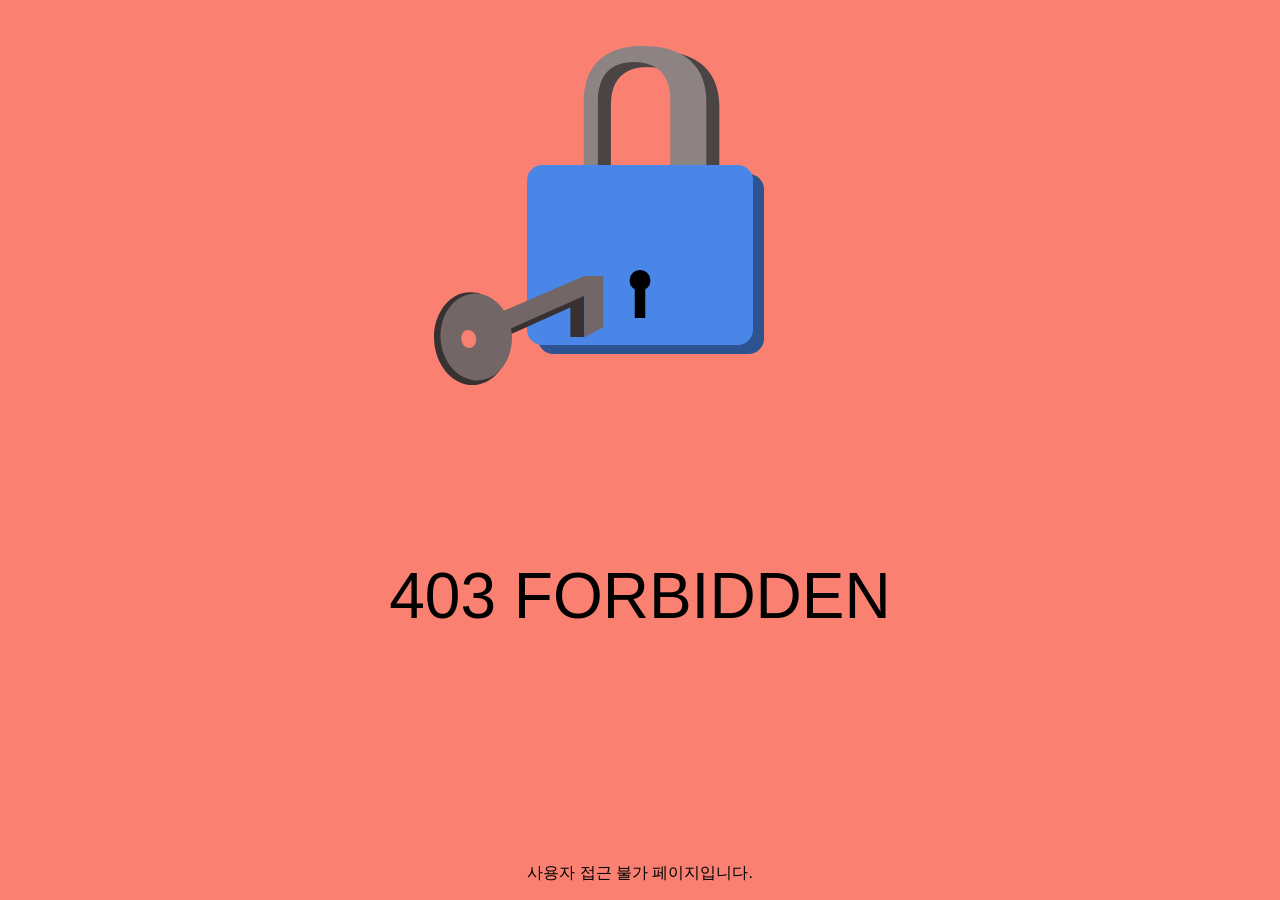
<file: src/main/resources/static/forbidden.html>
<!DOCTYPE html>
<html lang="en">
<head>
    <meta charset="UTF-8">
    <title>접근 불가</title>
    <style>
        html, body {
            margin: 0;
            padding: 0;
            display: flex;
            justify-content: center;
            align-items: center;
            background-color: salmon;
            font-family: "Quicksand", sans-serif;

        }

        #container_anim {
            position: relative;
            width: 100%;
            height: 70%;
        }

        #key {
            position: absolute;
            top: 77%;
            left: -33%;
        }

        #text {
            font-size: 4rem;
            position: absolute;
            top: 55%;
            width: 100%;
            text-align: center;
        }

        #credit {
            position: absolute;
            bottom: 0;
            width: 100%;
            text-align: center;
            bottom:
        }

        a {
            color: rgb(115, 102, 102);
        }
    </style>
    <script>
        var lock = document.querySelector('#lock');
        var key = document.querySelector('#key');


        function keyAnimate() {
            dynamics.animate(key, {
                translateX: 33
            }, {
                type: dynamics.easeInOut,
                duration: 500,
                complete: lockAnimate
            })
        }


        function lockAnimate() {
            dynamics.animate(lock, {
                rotateZ: -5,
                scale: 0.9
            }, {
                type: dynamics.bounce,
                duration: 3000,
                complete: keyAnimate
            })
        }

        setInterval(keyAnimate, 3000);
    </script>
</head>
<body>
<div id="container_anim">
    <div id="lock" class="key-container">
        <?xml version="1.0" standalone="no"?><!-- Generator: Gravit.io -->
        <svg xmlns="http://www.w3.org/2000/svg" xmlns:xlink="http://www.w3.org/1999/xlink" style="isolation:isolate"
             viewBox="317.286 -217 248 354" width="248" height="354">
            <g>
                <path d="M 354.586 -43 L 549.986 -43 C 558.43 -43 565.286 -36.144 565.286 -27.7 L 565.286 121.7 C 565.286 130.144 558.43 137 549.986 137 L 354.586 137 C 346.141 137 339.286 130.144 339.286 121.7 L 339.286 -27.7 C 339.286 -36.144 346.141 -43 354.586 -43 Z"
                      style="stroke:none;fill:#2D5391;stroke-miterlimit:10;"/>
                <g transform="matrix(-1,0,0,-1,543.786,70)">
                    <text transform="matrix(1,0,0,1,0,234)"
                          style="font-family:'Quicksand';font-weight:700;font-size:234px;font-style:normal;fill:#4a4444;stroke:none;">
                        U
                    </text>
                </g>
                <g transform="matrix(-1,0,0,-1,530.786,65)">
                    <text transform="matrix(1,0,0,1,0,234)"
                          style="font-family:'Quicksand';font-weight:700;font-size:234px;font-style:normal;fill:#8e8383;stroke:none;">
                        U
                    </text>
                </g>
                <path d="M 343.586 -52 L 538.986 -52 C 547.43 -52 554.286 -45.144 554.286 -36.7 L 554.286 112.7 C 554.286 121.144 547.43 128 538.986 128 L 343.586 128 C 335.141 128 328.286 121.144 328.286 112.7 L 328.286 -36.7 C 328.286 -45.144 335.141 -52 343.586 -52 Z"
                      style="stroke:none;fill:#4A86E8;stroke-miterlimit:10;"/>
                <g>
                    <circle vector-effect="non-scaling-stroke" cx="441.28571428571433" cy="63.46153846153848"
                            r="10.461538461538453" fill="rgb(0,0,0)"/>
                    <rect x="436.055" y="66.538" width="10.462" height="34.462" transform="matrix(1,0,0,1,0,0)"
                          fill="rgb(0,0,0)"/>
                </g>
            </g>
        </svg>
    </div>

    <div id="key">
        <?xml version="1.0" standalone="no"?><!-- Generator: Gravit.io -->
        <svg xmlns="http://www.w3.org/2000/svg" xmlns:xlink="http://www.w3.org/1999/xlink" style="isolation:isolate"
             viewBox="232.612 288.821 169.348 109.179" width="169.348" height="109.179">
            <g>
                <path d=" M 382.96 349.821 L 368.96 349.821 L 368.96 314.821 L 382.96 307.821 L 382.96 349.821 Z "
                      fill="rgb(55,49,49)"/>
                <path d=" M 292.134 354.827 L 379.96 315.39 L 379.96 305.547 L 292.134 343.094 L 292.134 354.827 Z "
                      fill="rgb(55,49,49)"/>
                <path d=" M 280.96 340.109 L 401.96 288.821 L 401.96 340.109 L 382.96 349.972 L 382.96 308.547 L 265.96 360.821 L 259.96 349.972 L 280.96 340.109 Z "
                      fill="rgb(115,102,102)"/>
                <path d=" M 401.96 288.821 L 382.96 288.821 L 280.96 332.821 L 292.134 340.109 L 401.96 288.821 Z "
                      fill="rgb(115,102,102)"/>
                <g>
                    <path d=" M 232.755 354.125 C 230.958 328.501 246.297 306.519 266.988 305.068 C 287.679 303.617 305.937 323.243 307.734 348.867 C 309.531 374.492 294.191 396.473 273.5 397.924 C 252.809 399.375 234.552 379.75 232.755 354.125 Z "
                          fill="rgb(55,49,49)"/>
                    <path d=" M 239.241 352.316 C 237.564 328.406 252.144 307.876 271.779 306.499 C 291.414 305.122 308.716 323.416 310.393 347.326 C 312.07 371.236 297.49 391.766 277.855 393.143 C 258.22 394.52 240.917 376.226 239.241 352.316 Z "
                          fill="rgb(115,102,102)"/>
                    <path d=" M 260.038 353.084 C 259.196 348.171 261.788 343.621 265.822 342.929 C 269.856 342.238 273.816 345.665 274.658 350.578 C 275.5 355.49 272.909 360.041 268.874 360.732 C 264.84 361.424 260.88 357.997 260.038 353.084 Z "
                          fill="salmon"/>
                </g>
            </g>
        </svg>
    </div>
</div>

<p id="text">403 FORBIDDEN</p>
<p id="credit">사용자 접근 불가 페이지입니다.</a></p>
</body>
</html>
</file>
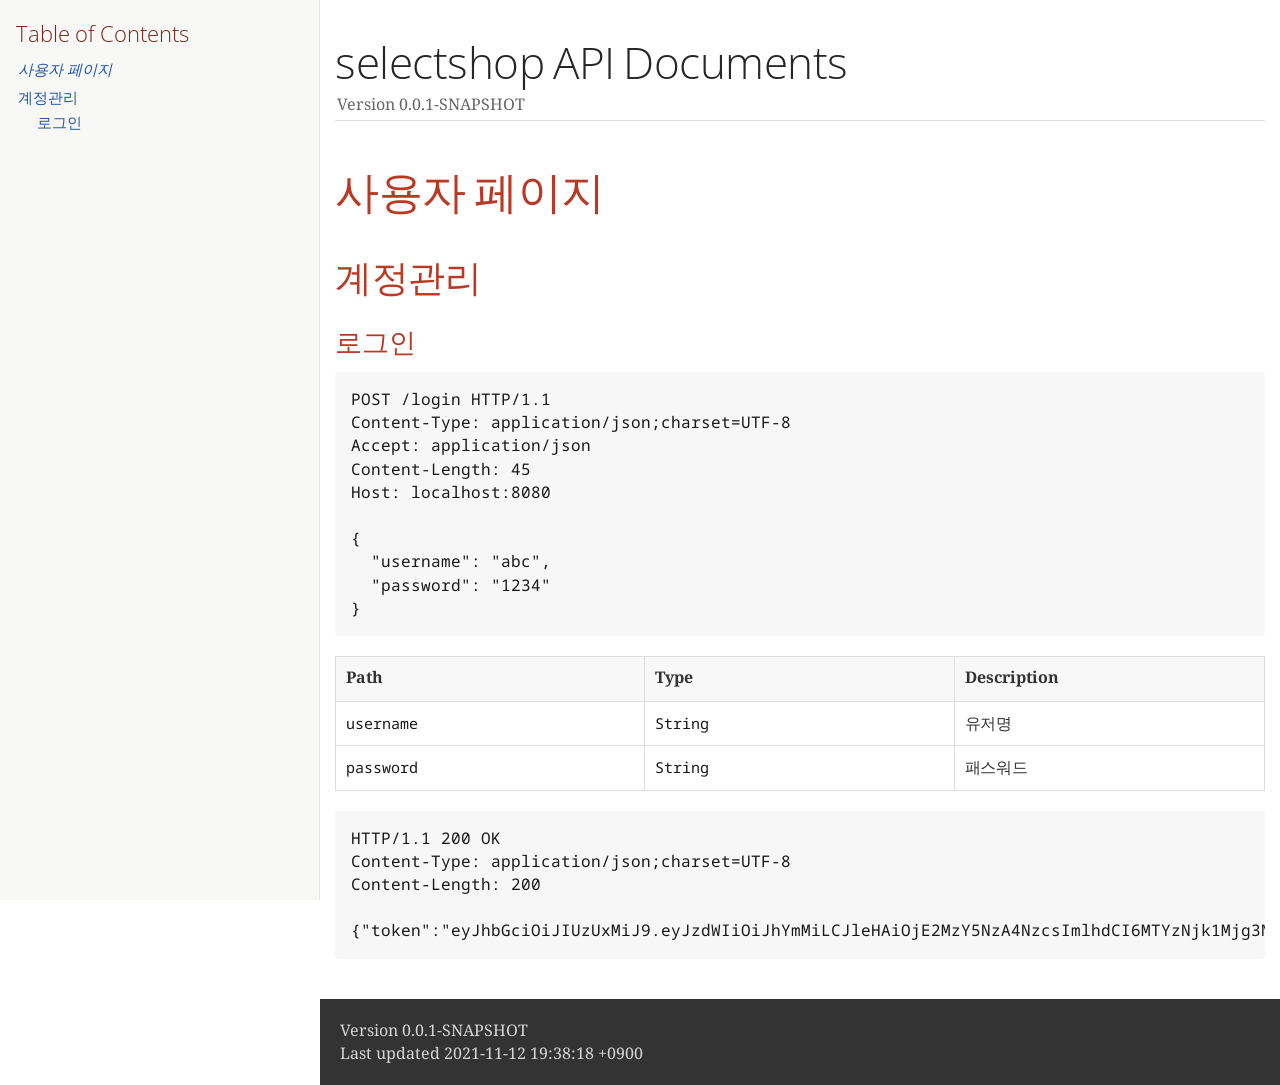
<file: src/main/resources/static/docs/api-docs.html>
<!DOCTYPE html>
<html lang="en">
<head>
<meta charset="UTF-8">
<meta http-equiv="X-UA-Compatible" content="IE=edge">
<meta name="viewport" content="width=device-width, initial-scale=1.0">
<meta name="generator" content="Asciidoctor 2.0.10">
<title>selectshop API Documents</title>
<link rel="stylesheet" href="https://fonts.googleapis.com/css?family=Open+Sans:300,300italic,400,400italic,600,600italic%7CNoto+Serif:400,400italic,700,700italic%7CDroid+Sans+Mono:400,700">
<style>
/* Asciidoctor default stylesheet | MIT License | https://asciidoctor.org */
/* Uncomment @import statement to use as custom stylesheet */
/*@import "https://fonts.googleapis.com/css?family=Open+Sans:300,300italic,400,400italic,600,600italic%7CNoto+Serif:400,400italic,700,700italic%7CDroid+Sans+Mono:400,700";*/
article,aside,details,figcaption,figure,footer,header,hgroup,main,nav,section{display:block}
audio,video{display:inline-block}
audio:not([controls]){display:none;height:0}
html{font-family:sans-serif;-ms-text-size-adjust:100%;-webkit-text-size-adjust:100%}
a{background:none}
a:focus{outline:thin dotted}
a:active,a:hover{outline:0}
h1{font-size:2em;margin:.67em 0}
abbr[title]{border-bottom:1px dotted}
b,strong{font-weight:bold}
dfn{font-style:italic}
hr{-moz-box-sizing:content-box;box-sizing:content-box;height:0}
mark{background:#ff0;color:#000}
code,kbd,pre,samp{font-family:monospace;font-size:1em}
pre{white-space:pre-wrap}
q{quotes:"\201C" "\201D" "\2018" "\2019"}
small{font-size:80%}
sub,sup{font-size:75%;line-height:0;position:relative;vertical-align:baseline}
sup{top:-.5em}
sub{bottom:-.25em}
img{border:0}
svg:not(:root){overflow:hidden}
figure{margin:0}
fieldset{border:1px solid silver;margin:0 2px;padding:.35em .625em .75em}
legend{border:0;padding:0}
button,input,select,textarea{font-family:inherit;font-size:100%;margin:0}
button,input{line-height:normal}
button,select{text-transform:none}
button,html input[type="button"],input[type="reset"],input[type="submit"]{-webkit-appearance:button;cursor:pointer}
button[disabled],html input[disabled]{cursor:default}
input[type="checkbox"],input[type="radio"]{box-sizing:border-box;padding:0}
button::-moz-focus-inner,input::-moz-focus-inner{border:0;padding:0}
textarea{overflow:auto;vertical-align:top}
table{border-collapse:collapse;border-spacing:0}
*,*::before,*::after{-moz-box-sizing:border-box;-webkit-box-sizing:border-box;box-sizing:border-box}
html,body{font-size:100%}
body{background:#fff;color:rgba(0,0,0,.8);padding:0;margin:0;font-family:"Noto Serif","DejaVu Serif",serif;font-weight:400;font-style:normal;line-height:1;position:relative;cursor:auto;tab-size:4;-moz-osx-font-smoothing:grayscale;-webkit-font-smoothing:antialiased}
a:hover{cursor:pointer}
img,object,embed{max-width:100%;height:auto}
object,embed{height:100%}
img{-ms-interpolation-mode:bicubic}
.left{float:left!important}
.right{float:right!important}
.text-left{text-align:left!important}
.text-right{text-align:right!important}
.text-center{text-align:center!important}
.text-justify{text-align:justify!important}
.hide{display:none}
img,object,svg{display:inline-block;vertical-align:middle}
textarea{height:auto;min-height:50px}
select{width:100%}
.center{margin-left:auto;margin-right:auto}
.stretch{width:100%}
.subheader,.admonitionblock td.content>.title,.audioblock>.title,.exampleblock>.title,.imageblock>.title,.listingblock>.title,.literalblock>.title,.stemblock>.title,.openblock>.title,.paragraph>.title,.quoteblock>.title,table.tableblock>.title,.verseblock>.title,.videoblock>.title,.dlist>.title,.olist>.title,.ulist>.title,.qlist>.title,.hdlist>.title{line-height:1.45;color:#7a2518;font-weight:400;margin-top:0;margin-bottom:.25em}
div,dl,dt,dd,ul,ol,li,h1,h2,h3,#toctitle,.sidebarblock>.content>.title,h4,h5,h6,pre,form,p,blockquote,th,td{margin:0;padding:0;direction:ltr}
a{color:#2156a5;text-decoration:underline;line-height:inherit}
a:hover,a:focus{color:#1d4b8f}
a img{border:0}
p{font-family:inherit;font-weight:400;font-size:1em;line-height:1.6;margin-bottom:1.25em;text-rendering:optimizeLegibility}
p aside{font-size:.875em;line-height:1.35;font-style:italic}
h1,h2,h3,#toctitle,.sidebarblock>.content>.title,h4,h5,h6{font-family:"Open Sans","DejaVu Sans",sans-serif;font-weight:300;font-style:normal;color:#ba3925;text-rendering:optimizeLegibility;margin-top:1em;margin-bottom:.5em;line-height:1.0125em}
h1 small,h2 small,h3 small,#toctitle small,.sidebarblock>.content>.title small,h4 small,h5 small,h6 small{font-size:60%;color:#e99b8f;line-height:0}
h1{font-size:2.125em}
h2{font-size:1.6875em}
h3,#toctitle,.sidebarblock>.content>.title{font-size:1.375em}
h4,h5{font-size:1.125em}
h6{font-size:1em}
hr{border:solid #dddddf;border-width:1px 0 0;clear:both;margin:1.25em 0 1.1875em;height:0}
em,i{font-style:italic;line-height:inherit}
strong,b{font-weight:bold;line-height:inherit}
small{font-size:60%;line-height:inherit}
code{font-family:"Droid Sans Mono","DejaVu Sans Mono",monospace;font-weight:400;color:rgba(0,0,0,.9)}
ul,ol,dl{font-size:1em;line-height:1.6;margin-bottom:1.25em;list-style-position:outside;font-family:inherit}
ul,ol{margin-left:1.5em}
ul li ul,ul li ol{margin-left:1.25em;margin-bottom:0;font-size:1em}
ul.square li ul,ul.circle li ul,ul.disc li ul{list-style:inherit}
ul.square{list-style-type:square}
ul.circle{list-style-type:circle}
ul.disc{list-style-type:disc}
ol li ul,ol li ol{margin-left:1.25em;margin-bottom:0}
dl dt{margin-bottom:.3125em;font-weight:bold}
dl dd{margin-bottom:1.25em}
abbr,acronym{text-transform:uppercase;font-size:90%;color:rgba(0,0,0,.8);border-bottom:1px dotted #ddd;cursor:help}
abbr{text-transform:none}
blockquote{margin:0 0 1.25em;padding:.5625em 1.25em 0 1.1875em;border-left:1px solid #ddd}
blockquote cite{display:block;font-size:.9375em;color:rgba(0,0,0,.6)}
blockquote cite::before{content:"\2014 \0020"}
blockquote cite a,blockquote cite a:visited{color:rgba(0,0,0,.6)}
blockquote,blockquote p{line-height:1.6;color:rgba(0,0,0,.85)}
@media screen and (min-width:768px){h1,h2,h3,#toctitle,.sidebarblock>.content>.title,h4,h5,h6{line-height:1.2}
h1{font-size:2.75em}
h2{font-size:2.3125em}
h3,#toctitle,.sidebarblock>.content>.title{font-size:1.6875em}
h4{font-size:1.4375em}}
table{background:#fff;margin-bottom:1.25em;border:solid 1px #dedede}
table thead,table tfoot{background:#f7f8f7}
table thead tr th,table thead tr td,table tfoot tr th,table tfoot tr td{padding:.5em .625em .625em;font-size:inherit;color:rgba(0,0,0,.8);text-align:left}
table tr th,table tr td{padding:.5625em .625em;font-size:inherit;color:rgba(0,0,0,.8)}
table tr.even,table tr.alt{background:#f8f8f7}
table thead tr th,table tfoot tr th,table tbody tr td,table tr td,table tfoot tr td{display:table-cell;line-height:1.6}
h1,h2,h3,#toctitle,.sidebarblock>.content>.title,h4,h5,h6{line-height:1.2;word-spacing:-.05em}
h1 strong,h2 strong,h3 strong,#toctitle strong,.sidebarblock>.content>.title strong,h4 strong,h5 strong,h6 strong{font-weight:400}
.clearfix::before,.clearfix::after,.float-group::before,.float-group::after{content:" ";display:table}
.clearfix::after,.float-group::after{clear:both}
:not(pre):not([class^=L])>code{font-size:.9375em;font-style:normal!important;letter-spacing:0;padding:.1em .5ex;word-spacing:-.15em;background:#f7f7f8;-webkit-border-radius:4px;border-radius:4px;line-height:1.45;text-rendering:optimizeSpeed;word-wrap:break-word}
:not(pre)>code.nobreak{word-wrap:normal}
:not(pre)>code.nowrap{white-space:nowrap}
pre{color:rgba(0,0,0,.9);font-family:"Droid Sans Mono","DejaVu Sans Mono",monospace;line-height:1.45;text-rendering:optimizeSpeed}
pre code,pre pre{color:inherit;font-size:inherit;line-height:inherit}
pre>code{display:block}
pre.nowrap,pre.nowrap pre{white-space:pre;word-wrap:normal}
em em{font-style:normal}
strong strong{font-weight:400}
.keyseq{color:rgba(51,51,51,.8)}
kbd{font-family:"Droid Sans Mono","DejaVu Sans Mono",monospace;display:inline-block;color:rgba(0,0,0,.8);font-size:.65em;line-height:1.45;background:#f7f7f7;border:1px solid #ccc;-webkit-border-radius:3px;border-radius:3px;-webkit-box-shadow:0 1px 0 rgba(0,0,0,.2),0 0 0 .1em white inset;box-shadow:0 1px 0 rgba(0,0,0,.2),0 0 0 .1em #fff inset;margin:0 .15em;padding:.2em .5em;vertical-align:middle;position:relative;top:-.1em;white-space:nowrap}
.keyseq kbd:first-child{margin-left:0}
.keyseq kbd:last-child{margin-right:0}
.menuseq,.menuref{color:#000}
.menuseq b:not(.caret),.menuref{font-weight:inherit}
.menuseq{word-spacing:-.02em}
.menuseq b.caret{font-size:1.25em;line-height:.8}
.menuseq i.caret{font-weight:bold;text-align:center;width:.45em}
b.button::before,b.button::after{position:relative;top:-1px;font-weight:400}
b.button::before{content:"[";padding:0 3px 0 2px}
b.button::after{content:"]";padding:0 2px 0 3px}
p a>code:hover{color:rgba(0,0,0,.9)}
#header,#content,#footnotes,#footer{width:100%;margin-left:auto;margin-right:auto;margin-top:0;margin-bottom:0;max-width:62.5em;*zoom:1;position:relative;padding-left:.9375em;padding-right:.9375em}
#header::before,#header::after,#content::before,#content::after,#footnotes::before,#footnotes::after,#footer::before,#footer::after{content:" ";display:table}
#header::after,#content::after,#footnotes::after,#footer::after{clear:both}
#content{margin-top:1.25em}
#content::before{content:none}
#header>h1:first-child{color:rgba(0,0,0,.85);margin-top:2.25rem;margin-bottom:0}
#header>h1:first-child+#toc{margin-top:8px;border-top:1px solid #dddddf}
#header>h1:only-child,body.toc2 #header>h1:nth-last-child(2){border-bottom:1px solid #dddddf;padding-bottom:8px}
#header .details{border-bottom:1px solid #dddddf;line-height:1.45;padding-top:.25em;padding-bottom:.25em;padding-left:.25em;color:rgba(0,0,0,.6);display:-ms-flexbox;display:-webkit-flex;display:flex;-ms-flex-flow:row wrap;-webkit-flex-flow:row wrap;flex-flow:row wrap}
#header .details span:first-child{margin-left:-.125em}
#header .details span.email a{color:rgba(0,0,0,.85)}
#header .details br{display:none}
#header .details br+span::before{content:"\00a0\2013\00a0"}
#header .details br+span.author::before{content:"\00a0\22c5\00a0";color:rgba(0,0,0,.85)}
#header .details br+span#revremark::before{content:"\00a0|\00a0"}
#header #revnumber{text-transform:capitalize}
#header #revnumber::after{content:"\00a0"}
#content>h1:first-child:not([class]){color:rgba(0,0,0,.85);border-bottom:1px solid #dddddf;padding-bottom:8px;margin-top:0;padding-top:1rem;margin-bottom:1.25rem}
#toc{border-bottom:1px solid #e7e7e9;padding-bottom:.5em}
#toc>ul{margin-left:.125em}
#toc ul.sectlevel0>li>a{font-style:italic}
#toc ul.sectlevel0 ul.sectlevel1{margin:.5em 0}
#toc ul{font-family:"Open Sans","DejaVu Sans",sans-serif;list-style-type:none}
#toc li{line-height:1.3334;margin-top:.3334em}
#toc a{text-decoration:none}
#toc a:active{text-decoration:underline}
#toctitle{color:#7a2518;font-size:1.2em}
@media screen and (min-width:768px){#toctitle{font-size:1.375em}
body.toc2{padding-left:15em;padding-right:0}
#toc.toc2{margin-top:0!important;background:#f8f8f7;position:fixed;width:15em;left:0;top:0;border-right:1px solid #e7e7e9;border-top-width:0!important;border-bottom-width:0!important;z-index:1000;padding:1.25em 1em;height:100%;overflow:auto}
#toc.toc2 #toctitle{margin-top:0;margin-bottom:.8rem;font-size:1.2em}
#toc.toc2>ul{font-size:.9em;margin-bottom:0}
#toc.toc2 ul ul{margin-left:0;padding-left:1em}
#toc.toc2 ul.sectlevel0 ul.sectlevel1{padding-left:0;margin-top:.5em;margin-bottom:.5em}
body.toc2.toc-right{padding-left:0;padding-right:15em}
body.toc2.toc-right #toc.toc2{border-right-width:0;border-left:1px solid #e7e7e9;left:auto;right:0}}
@media screen and (min-width:1280px){body.toc2{padding-left:20em;padding-right:0}
#toc.toc2{width:20em}
#toc.toc2 #toctitle{font-size:1.375em}
#toc.toc2>ul{font-size:.95em}
#toc.toc2 ul ul{padding-left:1.25em}
body.toc2.toc-right{padding-left:0;padding-right:20em}}
#content #toc{border-style:solid;border-width:1px;border-color:#e0e0dc;margin-bottom:1.25em;padding:1.25em;background:#f8f8f7;-webkit-border-radius:4px;border-radius:4px}
#content #toc>:first-child{margin-top:0}
#content #toc>:last-child{margin-bottom:0}
#footer{max-width:100%;background:rgba(0,0,0,.8);padding:1.25em}
#footer-text{color:rgba(255,255,255,.8);line-height:1.44}
#content{margin-bottom:.625em}
.sect1{padding-bottom:.625em}
@media screen and (min-width:768px){#content{margin-bottom:1.25em}
.sect1{padding-bottom:1.25em}}
.sect1:last-child{padding-bottom:0}
.sect1+.sect1{border-top:1px solid #e7e7e9}
#content h1>a.anchor,h2>a.anchor,h3>a.anchor,#toctitle>a.anchor,.sidebarblock>.content>.title>a.anchor,h4>a.anchor,h5>a.anchor,h6>a.anchor{position:absolute;z-index:1001;width:1.5ex;margin-left:-1.5ex;display:block;text-decoration:none!important;visibility:hidden;text-align:center;font-weight:400}
#content h1>a.anchor::before,h2>a.anchor::before,h3>a.anchor::before,#toctitle>a.anchor::before,.sidebarblock>.content>.title>a.anchor::before,h4>a.anchor::before,h5>a.anchor::before,h6>a.anchor::before{content:"\00A7";font-size:.85em;display:block;padding-top:.1em}
#content h1:hover>a.anchor,#content h1>a.anchor:hover,h2:hover>a.anchor,h2>a.anchor:hover,h3:hover>a.anchor,#toctitle:hover>a.anchor,.sidebarblock>.content>.title:hover>a.anchor,h3>a.anchor:hover,#toctitle>a.anchor:hover,.sidebarblock>.content>.title>a.anchor:hover,h4:hover>a.anchor,h4>a.anchor:hover,h5:hover>a.anchor,h5>a.anchor:hover,h6:hover>a.anchor,h6>a.anchor:hover{visibility:visible}
#content h1>a.link,h2>a.link,h3>a.link,#toctitle>a.link,.sidebarblock>.content>.title>a.link,h4>a.link,h5>a.link,h6>a.link{color:#ba3925;text-decoration:none}
#content h1>a.link:hover,h2>a.link:hover,h3>a.link:hover,#toctitle>a.link:hover,.sidebarblock>.content>.title>a.link:hover,h4>a.link:hover,h5>a.link:hover,h6>a.link:hover{color:#a53221}
details,.audioblock,.imageblock,.literalblock,.listingblock,.stemblock,.videoblock{margin-bottom:1.25em}
details>summary:first-of-type{cursor:pointer;display:list-item;outline:none;margin-bottom:.75em}
.admonitionblock td.content>.title,.audioblock>.title,.exampleblock>.title,.imageblock>.title,.listingblock>.title,.literalblock>.title,.stemblock>.title,.openblock>.title,.paragraph>.title,.quoteblock>.title,table.tableblock>.title,.verseblock>.title,.videoblock>.title,.dlist>.title,.olist>.title,.ulist>.title,.qlist>.title,.hdlist>.title{text-rendering:optimizeLegibility;text-align:left;font-family:"Noto Serif","DejaVu Serif",serif;font-size:1rem;font-style:italic}
table.tableblock.fit-content>caption.title{white-space:nowrap;width:0}
.paragraph.lead>p,#preamble>.sectionbody>[class="paragraph"]:first-of-type p{font-size:1.21875em;line-height:1.6;color:rgba(0,0,0,.85)}
table.tableblock #preamble>.sectionbody>[class="paragraph"]:first-of-type p{font-size:inherit}
.admonitionblock>table{border-collapse:separate;border:0;background:none;width:100%}
.admonitionblock>table td.icon{text-align:center;width:80px}
.admonitionblock>table td.icon img{max-width:none}
.admonitionblock>table td.icon .title{font-weight:bold;font-family:"Open Sans","DejaVu Sans",sans-serif;text-transform:uppercase}
.admonitionblock>table td.content{padding-left:1.125em;padding-right:1.25em;border-left:1px solid #dddddf;color:rgba(0,0,0,.6)}
.admonitionblock>table td.content>:last-child>:last-child{margin-bottom:0}
.exampleblock>.content{border-style:solid;border-width:1px;border-color:#e6e6e6;margin-bottom:1.25em;padding:1.25em;background:#fff;-webkit-border-radius:4px;border-radius:4px}
.exampleblock>.content>:first-child{margin-top:0}
.exampleblock>.content>:last-child{margin-bottom:0}
.sidebarblock{border-style:solid;border-width:1px;border-color:#dbdbd6;margin-bottom:1.25em;padding:1.25em;background:#f3f3f2;-webkit-border-radius:4px;border-radius:4px}
.sidebarblock>:first-child{margin-top:0}
.sidebarblock>:last-child{margin-bottom:0}
.sidebarblock>.content>.title{color:#7a2518;margin-top:0;text-align:center}
.exampleblock>.content>:last-child>:last-child,.exampleblock>.content .olist>ol>li:last-child>:last-child,.exampleblock>.content .ulist>ul>li:last-child>:last-child,.exampleblock>.content .qlist>ol>li:last-child>:last-child,.sidebarblock>.content>:last-child>:last-child,.sidebarblock>.content .olist>ol>li:last-child>:last-child,.sidebarblock>.content .ulist>ul>li:last-child>:last-child,.sidebarblock>.content .qlist>ol>li:last-child>:last-child{margin-bottom:0}
.literalblock pre,.listingblock>.content>pre{-webkit-border-radius:4px;border-radius:4px;word-wrap:break-word;overflow-x:auto;padding:1em;font-size:.8125em}
@media screen and (min-width:768px){.literalblock pre,.listingblock>.content>pre{font-size:.90625em}}
@media screen and (min-width:1280px){.literalblock pre,.listingblock>.content>pre{font-size:1em}}
.literalblock pre,.listingblock>.content>pre:not(.highlight),.listingblock>.content>pre[class="highlight"],.listingblock>.content>pre[class^="highlight "]{background:#f7f7f8}
.literalblock.output pre{color:#f7f7f8;background:rgba(0,0,0,.9)}
.listingblock>.content{position:relative}
.listingblock code[data-lang]::before{display:none;content:attr(data-lang);position:absolute;font-size:.75em;top:.425rem;right:.5rem;line-height:1;text-transform:uppercase;color:inherit;opacity:.5}
.listingblock:hover code[data-lang]::before{display:block}
.listingblock.terminal pre .command::before{content:attr(data-prompt);padding-right:.5em;color:inherit;opacity:.5}
.listingblock.terminal pre .command:not([data-prompt])::before{content:"$"}
.listingblock pre.highlightjs{padding:0}
.listingblock pre.highlightjs>code{padding:1em;-webkit-border-radius:4px;border-radius:4px}
.listingblock pre.prettyprint{border-width:0}
.prettyprint{background:#f7f7f8}
pre.prettyprint .linenums{line-height:1.45;margin-left:2em}
pre.prettyprint li{background:none;list-style-type:inherit;padding-left:0}
pre.prettyprint li code[data-lang]::before{opacity:1}
pre.prettyprint li:not(:first-child) code[data-lang]::before{display:none}
table.linenotable{border-collapse:separate;border:0;margin-bottom:0;background:none}
table.linenotable td[class]{color:inherit;vertical-align:top;padding:0;line-height:inherit;white-space:normal}
table.linenotable td.code{padding-left:.75em}
table.linenotable td.linenos{border-right:1px solid currentColor;opacity:.35;padding-right:.5em}
pre.pygments .lineno{border-right:1px solid currentColor;opacity:.35;display:inline-block;margin-right:.75em}
pre.pygments .lineno::before{content:"";margin-right:-.125em}
.quoteblock{margin:0 1em 1.25em 1.5em;display:table}
.quoteblock:not(.excerpt)>.title{margin-left:-1.5em;margin-bottom:.75em}
.quoteblock blockquote,.quoteblock p{color:rgba(0,0,0,.85);font-size:1.15rem;line-height:1.75;word-spacing:.1em;letter-spacing:0;font-style:italic;text-align:justify}
.quoteblock blockquote{margin:0;padding:0;border:0}
.quoteblock blockquote::before{content:"\201c";float:left;font-size:2.75em;font-weight:bold;line-height:.6em;margin-left:-.6em;color:#7a2518;text-shadow:0 1px 2px rgba(0,0,0,.1)}
.quoteblock blockquote>.paragraph:last-child p{margin-bottom:0}
.quoteblock .attribution{margin-top:.75em;margin-right:.5ex;text-align:right}
.verseblock{margin:0 1em 1.25em}
.verseblock pre{font-family:"Open Sans","DejaVu Sans",sans;font-size:1.15rem;color:rgba(0,0,0,.85);font-weight:300;text-rendering:optimizeLegibility}
.verseblock pre strong{font-weight:400}
.verseblock .attribution{margin-top:1.25rem;margin-left:.5ex}
.quoteblock .attribution,.verseblock .attribution{font-size:.9375em;line-height:1.45;font-style:italic}
.quoteblock .attribution br,.verseblock .attribution br{display:none}
.quoteblock .attribution cite,.verseblock .attribution cite{display:block;letter-spacing:-.025em;color:rgba(0,0,0,.6)}
.quoteblock.abstract blockquote::before,.quoteblock.excerpt blockquote::before,.quoteblock .quoteblock blockquote::before{display:none}
.quoteblock.abstract blockquote,.quoteblock.abstract p,.quoteblock.excerpt blockquote,.quoteblock.excerpt p,.quoteblock .quoteblock blockquote,.quoteblock .quoteblock p{line-height:1.6;word-spacing:0}
.quoteblock.abstract{margin:0 1em 1.25em;display:block}
.quoteblock.abstract>.title{margin:0 0 .375em;font-size:1.15em;text-align:center}
.quoteblock.excerpt>blockquote,.quoteblock .quoteblock{padding:0 0 .25em 1em;border-left:.25em solid #dddddf}
.quoteblock.excerpt,.quoteblock .quoteblock{margin-left:0}
.quoteblock.excerpt blockquote,.quoteblock.excerpt p,.quoteblock .quoteblock blockquote,.quoteblock .quoteblock p{color:inherit;font-size:1.0625rem}
.quoteblock.excerpt .attribution,.quoteblock .quoteblock .attribution{color:inherit;text-align:left;margin-right:0}
table.tableblock{max-width:100%;border-collapse:separate}
p.tableblock:last-child{margin-bottom:0}
td.tableblock>.content>:last-child{margin-bottom:-1.25em}
td.tableblock>.content>:last-child.sidebarblock{margin-bottom:0}
table.tableblock,th.tableblock,td.tableblock{border:0 solid #dedede}
table.grid-all>thead>tr>.tableblock,table.grid-all>tbody>tr>.tableblock{border-width:0 1px 1px 0}
table.grid-all>tfoot>tr>.tableblock{border-width:1px 1px 0 0}
table.grid-cols>*>tr>.tableblock{border-width:0 1px 0 0}
table.grid-rows>thead>tr>.tableblock,table.grid-rows>tbody>tr>.tableblock{border-width:0 0 1px}
table.grid-rows>tfoot>tr>.tableblock{border-width:1px 0 0}
table.grid-all>*>tr>.tableblock:last-child,table.grid-cols>*>tr>.tableblock:last-child{border-right-width:0}
table.grid-all>tbody>tr:last-child>.tableblock,table.grid-all>thead:last-child>tr>.tableblock,table.grid-rows>tbody>tr:last-child>.tableblock,table.grid-rows>thead:last-child>tr>.tableblock{border-bottom-width:0}
table.frame-all{border-width:1px}
table.frame-sides{border-width:0 1px}
table.frame-topbot,table.frame-ends{border-width:1px 0}
table.stripes-all tr,table.stripes-odd tr:nth-of-type(odd),table.stripes-even tr:nth-of-type(even),table.stripes-hover tr:hover{background:#f8f8f7}
th.halign-left,td.halign-left{text-align:left}
th.halign-right,td.halign-right{text-align:right}
th.halign-center,td.halign-center{text-align:center}
th.valign-top,td.valign-top{vertical-align:top}
th.valign-bottom,td.valign-bottom{vertical-align:bottom}
th.valign-middle,td.valign-middle{vertical-align:middle}
table thead th,table tfoot th{font-weight:bold}
tbody tr th{display:table-cell;line-height:1.6;background:#f7f8f7}
tbody tr th,tbody tr th p,tfoot tr th,tfoot tr th p{color:rgba(0,0,0,.8);font-weight:bold}
p.tableblock>code:only-child{background:none;padding:0}
p.tableblock{font-size:1em}
ol{margin-left:1.75em}
ul li ol{margin-left:1.5em}
dl dd{margin-left:1.125em}
dl dd:last-child,dl dd:last-child>:last-child{margin-bottom:0}
ol>li p,ul>li p,ul dd,ol dd,.olist .olist,.ulist .ulist,.ulist .olist,.olist .ulist{margin-bottom:.625em}
ul.checklist,ul.none,ol.none,ul.no-bullet,ol.no-bullet,ol.unnumbered,ul.unstyled,ol.unstyled{list-style-type:none}
ul.no-bullet,ol.no-bullet,ol.unnumbered{margin-left:.625em}
ul.unstyled,ol.unstyled{margin-left:0}
ul.checklist{margin-left:.625em}
ul.checklist li>p:first-child>.fa-square-o:first-child,ul.checklist li>p:first-child>.fa-check-square-o:first-child{width:1.25em;font-size:.8em;position:relative;bottom:.125em}
ul.checklist li>p:first-child>input[type="checkbox"]:first-child{margin-right:.25em}
ul.inline{display:-ms-flexbox;display:-webkit-box;display:flex;-ms-flex-flow:row wrap;-webkit-flex-flow:row wrap;flex-flow:row wrap;list-style:none;margin:0 0 .625em -1.25em}
ul.inline>li{margin-left:1.25em}
.unstyled dl dt{font-weight:400;font-style:normal}
ol.arabic{list-style-type:decimal}
ol.decimal{list-style-type:decimal-leading-zero}
ol.loweralpha{list-style-type:lower-alpha}
ol.upperalpha{list-style-type:upper-alpha}
ol.lowerroman{list-style-type:lower-roman}
ol.upperroman{list-style-type:upper-roman}
ol.lowergreek{list-style-type:lower-greek}
.hdlist>table,.colist>table{border:0;background:none}
.hdlist>table>tbody>tr,.colist>table>tbody>tr{background:none}
td.hdlist1,td.hdlist2{vertical-align:top;padding:0 .625em}
td.hdlist1{font-weight:bold;padding-bottom:1.25em}
.literalblock+.colist,.listingblock+.colist{margin-top:-.5em}
.colist td:not([class]):first-child{padding:.4em .75em 0;line-height:1;vertical-align:top}
.colist td:not([class]):first-child img{max-width:none}
.colist td:not([class]):last-child{padding:.25em 0}
.thumb,.th{line-height:0;display:inline-block;border:solid 4px #fff;-webkit-box-shadow:0 0 0 1px #ddd;box-shadow:0 0 0 1px #ddd}
.imageblock.left{margin:.25em .625em 1.25em 0}
.imageblock.right{margin:.25em 0 1.25em .625em}
.imageblock>.title{margin-bottom:0}
.imageblock.thumb,.imageblock.th{border-width:6px}
.imageblock.thumb>.title,.imageblock.th>.title{padding:0 .125em}
.image.left,.image.right{margin-top:.25em;margin-bottom:.25em;display:inline-block;line-height:0}
.image.left{margin-right:.625em}
.image.right{margin-left:.625em}
a.image{text-decoration:none;display:inline-block}
a.image object{pointer-events:none}
sup.footnote,sup.footnoteref{font-size:.875em;position:static;vertical-align:super}
sup.footnote a,sup.footnoteref a{text-decoration:none}
sup.footnote a:active,sup.footnoteref a:active{text-decoration:underline}
#footnotes{padding-top:.75em;padding-bottom:.75em;margin-bottom:.625em}
#footnotes hr{width:20%;min-width:6.25em;margin:-.25em 0 .75em;border-width:1px 0 0}
#footnotes .footnote{padding:0 .375em 0 .225em;line-height:1.3334;font-size:.875em;margin-left:1.2em;margin-bottom:.2em}
#footnotes .footnote a:first-of-type{font-weight:bold;text-decoration:none;margin-left:-1.05em}
#footnotes .footnote:last-of-type{margin-bottom:0}
#content #footnotes{margin-top:-.625em;margin-bottom:0;padding:.75em 0}
.gist .file-data>table{border:0;background:#fff;width:100%;margin-bottom:0}
.gist .file-data>table td.line-data{width:99%}
div.unbreakable{page-break-inside:avoid}
.big{font-size:larger}
.small{font-size:smaller}
.underline{text-decoration:underline}
.overline{text-decoration:overline}
.line-through{text-decoration:line-through}
.aqua{color:#00bfbf}
.aqua-background{background:#00fafa}
.black{color:#000}
.black-background{background:#000}
.blue{color:#0000bf}
.blue-background{background:#0000fa}
.fuchsia{color:#bf00bf}
.fuchsia-background{background:#fa00fa}
.gray{color:#606060}
.gray-background{background:#7d7d7d}
.green{color:#006000}
.green-background{background:#007d00}
.lime{color:#00bf00}
.lime-background{background:#00fa00}
.maroon{color:#600000}
.maroon-background{background:#7d0000}
.navy{color:#000060}
.navy-background{background:#00007d}
.olive{color:#606000}
.olive-background{background:#7d7d00}
.purple{color:#600060}
.purple-background{background:#7d007d}
.red{color:#bf0000}
.red-background{background:#fa0000}
.silver{color:#909090}
.silver-background{background:#bcbcbc}
.teal{color:#006060}
.teal-background{background:#007d7d}
.white{color:#bfbfbf}
.white-background{background:#fafafa}
.yellow{color:#bfbf00}
.yellow-background{background:#fafa00}
span.icon>.fa{cursor:default}
a span.icon>.fa{cursor:inherit}
.admonitionblock td.icon [class^="fa icon-"]{font-size:2.5em;text-shadow:1px 1px 2px rgba(0,0,0,.5);cursor:default}
.admonitionblock td.icon .icon-note::before{content:"\f05a";color:#19407c}
.admonitionblock td.icon .icon-tip::before{content:"\f0eb";text-shadow:1px 1px 2px rgba(155,155,0,.8);color:#111}
.admonitionblock td.icon .icon-warning::before{content:"\f071";color:#bf6900}
.admonitionblock td.icon .icon-caution::before{content:"\f06d";color:#bf3400}
.admonitionblock td.icon .icon-important::before{content:"\f06a";color:#bf0000}
.conum[data-value]{display:inline-block;color:#fff!important;background:rgba(0,0,0,.8);-webkit-border-radius:100px;border-radius:100px;text-align:center;font-size:.75em;width:1.67em;height:1.67em;line-height:1.67em;font-family:"Open Sans","DejaVu Sans",sans-serif;font-style:normal;font-weight:bold}
.conum[data-value] *{color:#fff!important}
.conum[data-value]+b{display:none}
.conum[data-value]::after{content:attr(data-value)}
pre .conum[data-value]{position:relative;top:-.125em}
b.conum *{color:inherit!important}
.conum:not([data-value]):empty{display:none}
dt,th.tableblock,td.content,div.footnote{text-rendering:optimizeLegibility}
h1,h2,p,td.content,span.alt{letter-spacing:-.01em}
p strong,td.content strong,div.footnote strong{letter-spacing:-.005em}
p,blockquote,dt,td.content,span.alt{font-size:1.0625rem}
p{margin-bottom:1.25rem}
.sidebarblock p,.sidebarblock dt,.sidebarblock td.content,p.tableblock{font-size:1em}
.exampleblock>.content{background:#fffef7;border-color:#e0e0dc;-webkit-box-shadow:0 1px 4px #e0e0dc;box-shadow:0 1px 4px #e0e0dc}
.print-only{display:none!important}
@page{margin:1.25cm .75cm}
@media print{*{-webkit-box-shadow:none!important;box-shadow:none!important;text-shadow:none!important}
html{font-size:80%}
a{color:inherit!important;text-decoration:underline!important}
a.bare,a[href^="#"],a[href^="mailto:"]{text-decoration:none!important}
a[href^="http:"]:not(.bare)::after,a[href^="https:"]:not(.bare)::after{content:"(" attr(href) ")";display:inline-block;font-size:.875em;padding-left:.25em}
abbr[title]::after{content:" (" attr(title) ")"}
pre,blockquote,tr,img,object,svg{page-break-inside:avoid}
thead{display:table-header-group}
svg{max-width:100%}
p,blockquote,dt,td.content{font-size:1em;orphans:3;widows:3}
h2,h3,#toctitle,.sidebarblock>.content>.title{page-break-after:avoid}
#toc,.sidebarblock,.exampleblock>.content{background:none!important}
#toc{border-bottom:1px solid #dddddf!important;padding-bottom:0!important}
body.book #header{text-align:center}
body.book #header>h1:first-child{border:0!important;margin:2.5em 0 1em}
body.book #header .details{border:0!important;display:block;padding:0!important}
body.book #header .details span:first-child{margin-left:0!important}
body.book #header .details br{display:block}
body.book #header .details br+span::before{content:none!important}
body.book #toc{border:0!important;text-align:left!important;padding:0!important;margin:0!important}
body.book #toc,body.book #preamble,body.book h1.sect0,body.book .sect1>h2{page-break-before:always}
.listingblock code[data-lang]::before{display:block}
#footer{padding:0 .9375em}
.hide-on-print{display:none!important}
.print-only{display:block!important}
.hide-for-print{display:none!important}
.show-for-print{display:inherit!important}}
@media print,amzn-kf8{#header>h1:first-child{margin-top:1.25rem}
.sect1{padding:0!important}
.sect1+.sect1{border:0}
#footer{background:none}
#footer-text{color:rgba(0,0,0,.6);font-size:.9em}}
@media amzn-kf8{#header,#content,#footnotes,#footer{padding:0}}
</style>
</head>
<body class="book toc2 toc-left">
<div id="header">
<h1>selectshop API Documents</h1>
<div class="details">
<span id="revnumber">version 0.0.1-SNAPSHOT</span>
</div>
<div id="toc" class="toc2">
<div id="toctitle">Table of Contents</div>
<ul class="sectlevel0">
<li><a href="#_사용자_페이지">사용자 페이지</a>
<ul class="sectlevel1">
<li><a href="#_계정관리">계정관리</a>
<ul class="sectlevel2">
<li><a href="#_로그인">로그인</a></li>
</ul>
</li>
</ul>
</li>
</ul>
</div>
</div>
<div id="content">
<h1 id="_사용자_페이지" class="sect0">사용자 페이지</h1>
<div class="sect1">
<h2 id="_계정관리">계정관리</h2>
<div class="sectionbody">
<div class="sect2">
<h3 id="_로그인">로그인</h3>
<div class="listingblock">
<div class="content">
<pre class="highlight nowrap"><code class="language-http" data-lang="http">POST /login HTTP/1.1
Content-Type: application/json;charset=UTF-8
Accept: application/json
Content-Length: 45
Host: localhost:8080

{
  "username": "abc",
  "password": "1234"
}</code></pre>
</div>
</div>
<table class="tableblock frame-all grid-all stretch">
<colgroup>
<col style="width: 33.3333%;">
<col style="width: 33.3333%;">
<col style="width: 33.3334%;">
</colgroup>
<thead>
<tr>
<th class="tableblock halign-left valign-top">Path</th>
<th class="tableblock halign-left valign-top">Type</th>
<th class="tableblock halign-left valign-top">Description</th>
</tr>
</thead>
<tbody>
<tr>
<td class="tableblock halign-left valign-top"><p class="tableblock"><code>username</code></p></td>
<td class="tableblock halign-left valign-top"><p class="tableblock"><code>String</code></p></td>
<td class="tableblock halign-left valign-top"><p class="tableblock">유저명</p></td>
</tr>
<tr>
<td class="tableblock halign-left valign-top"><p class="tableblock"><code>password</code></p></td>
<td class="tableblock halign-left valign-top"><p class="tableblock"><code>String</code></p></td>
<td class="tableblock halign-left valign-top"><p class="tableblock">패스워드</p></td>
</tr>
</tbody>
</table>
<div class="listingblock">
<div class="content">
<pre class="highlight nowrap"><code class="language-http" data-lang="http">HTTP/1.1 200 OK
Content-Type: application/json;charset=UTF-8
Content-Length: 200

{"token":"eyJhbGciOiJIUzUxMiJ9.eyJzdWIiOiJhYmMiLCJleHAiOjE2MzY5NzA4NzcsImlhdCI6MTYzNjk1Mjg3N30.eAUQw8Q-S9j6WFp5EY4MgYZjzgQdLL_sxqQOYntioHReobz-ewb-2uWAWM_wdqIVqGaHqz43aCWHFyi6w77L6g","username":"abc"}</code></pre>
</div>
</div>
</div>
</div>
</div>
</div>
<div id="footer">
<div id="footer-text">
Version 0.0.1-SNAPSHOT<br>
Last updated 2021-11-12 19:38:18 +0900
</div>
</div>
</body>
</html>
</file>
